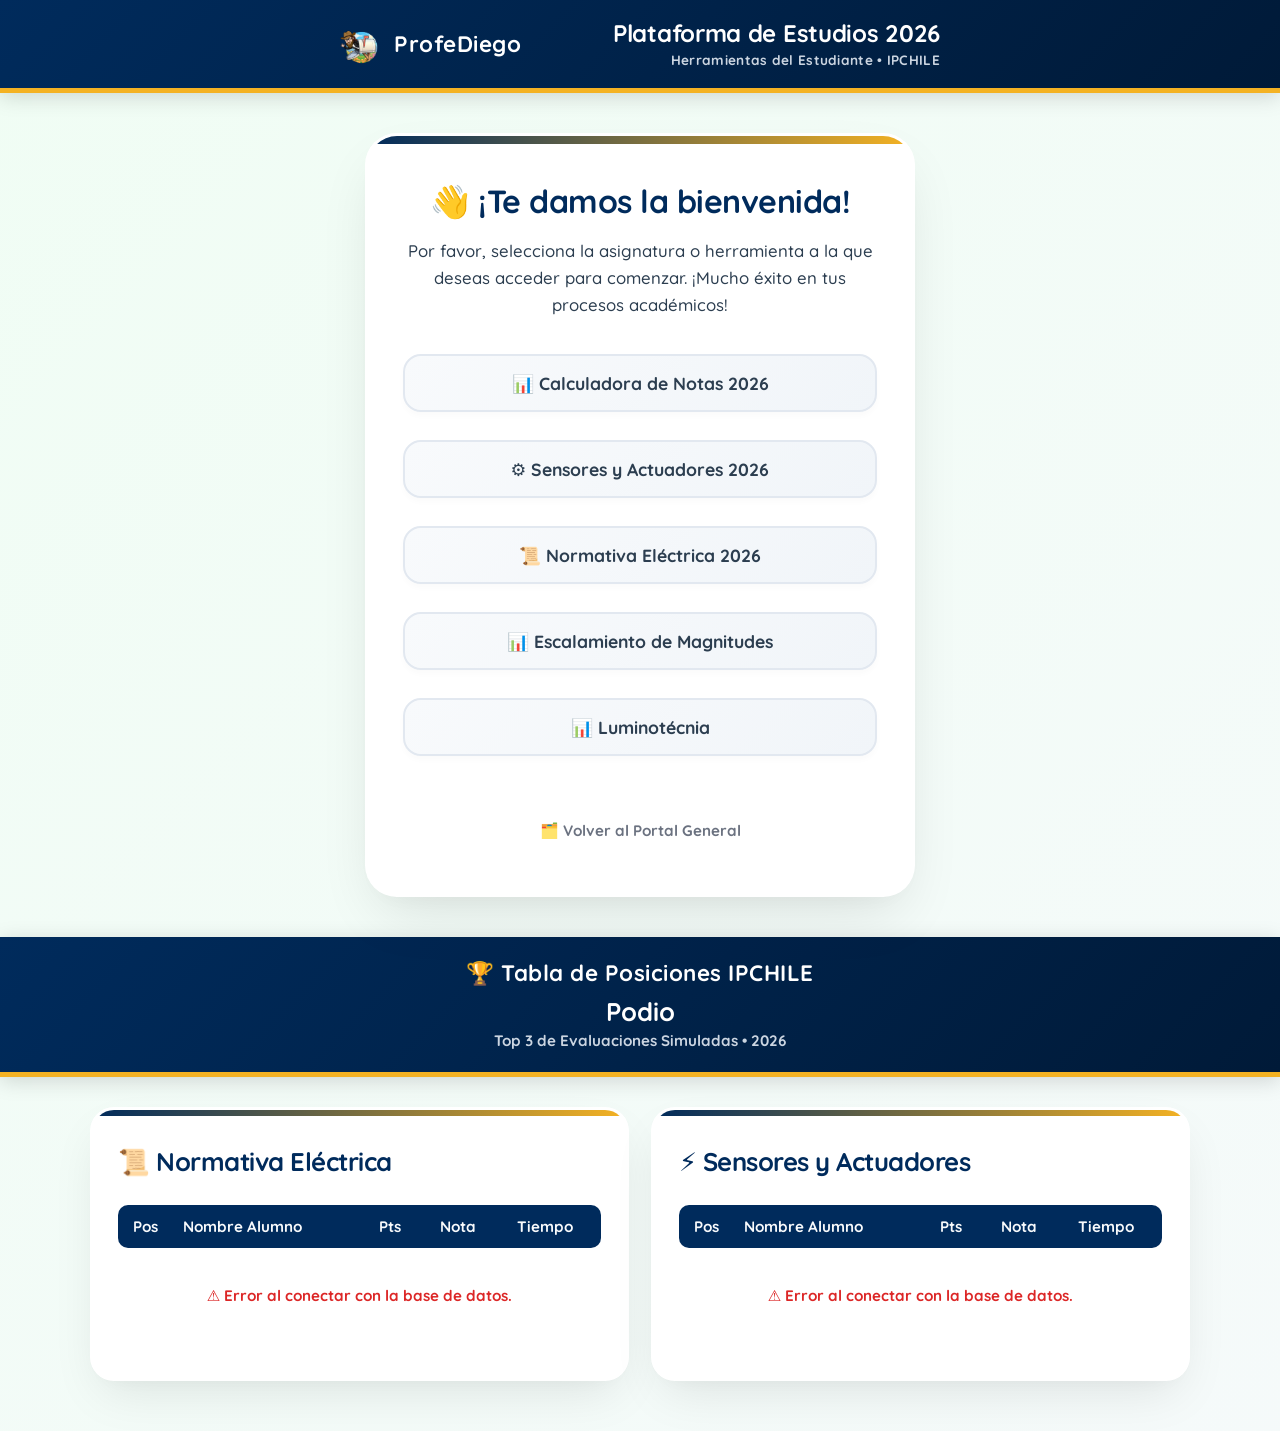
<file: index.html>
<!DOCTYPE html>
<html lang="es">
<head>
    <meta charset="UTF-8">
    <meta name="viewport" content="width=device-width, initial-scale=1.0">
    <title>Evaluaciones 2026 - ProfeDiego</title>

    <!--// NO BORRAR COMENTARIO//
    //AGREGAR A FUTURO ESTE ENLACE: https://www.sec-ric.cl/ //-->
    
    <!-- Fuentes y CSS Global -->
    <link href="https://fonts.googleapis.com/css2?family=Quicksand:wght@500;700;900&display=swap" rel="stylesheet">
    <link rel="stylesheet" href="https://merunaku.github.io/home/styles.css">

    <script>
        // Lógica de enrutamiento automático por coincidencia en URL
        var urlIncorrecta = window.location.href.toLowerCase();
        if (urlIncorrecta.includes("calculadora")) {
            window.location.replace("https://merunaku.github.io/calculadora2026/");
        } else if (urlIncorrecta.includes("instind")) {
            window.location.replace("https://merunaku.github.io/InstInd2026/");
        } else if (urlIncorrecta.includes("normativa")) {
            window.location.replace("https://merunaku.github.io/Normativa2026/");
        }
    </script>
</head>
<body>

    <!-- CABECERA GLOBAL DINÁMICA -->
    <div id="global-header"></div>

    <!-- CONFIGURACIÓN Y NAVEGACIÓN GLOBAL -->
    <script src="https://merunaku.github.io/home/config.js"></script>
    <script src="https://merunaku.github.io/home/header.js"></script>

    <main class="container">
        <div class="card">
            <h2>👋 ¡Te damos la bienvenida!</h2>
            <p>Por favor, selecciona la asignatura o herramienta a la que deseas acceder para comenzar. ¡Mucho éxito en tus procesos académicos!</p>
            
            <div class="options-list">
                <a href="https://merunaku.github.io/calculadora2026/" class="btn-link">
                    📊 Calculadora de Notas 2026
                </a>
                <a href="https://merunaku.github.io/InstInd2026/" class="btn-link">
                    ⚙️ Sensores y Actuadores 2026
                </a>
                <a href="https://merunaku.github.io/Normativa2026/" class="btn-link">
                    📜 Normativa Eléctrica 2026
                </a>
                <a href="https://merunaku.github.io/home/magnitudes.html" class="btn-link">
                    📊 Escalamiento de Magnitudes
                </a>
                <a href="https://merunaku.github.io/luminotecnia/calculadora.html" class="btn-link">
                    📊 Luminotécnia
                </a>
            </div>

            <a href="https://merunaku.github.io/home/index.html" class="btn-home">
                🗂️ Volver al Portal General
            </a>
        </div>
    </main>

    <section class="header-podio">
        <div class="podio-container">
            <div class="podio-title-main">
                <span>🏆 Tabla de Posiciones IPCHILE</span>
            </div>
            <div class="podio-subtitle-layout">
                <h1>Podio</h1>
                <p>Top 3 de Evaluaciones Simuladas &bull; 2026</p>
            </div>
        </div>
    </section>

    <div class="leaderboard-container">
        <div class="leaderboard-grid">
            
            <div class="leaderboard-card">
                <h2>📜 Normativa Eléctrica</h2>
                <table class="leaderboard-table">
                    <thead>
                        <tr>
                            <th style="text-align: center; width: 10%;">Pos</th>
                            <th style="text-align: left; width: 43%;">Nombre Alumno</th>
                            <th style="text-align: center; width: 15%;">Pts</th>
                            <th style="text-align: center; width: 12%;">Nota</th>
                            <th style="text-align: center; width: 25%;">Tiempo</th>
                        </tr>
                    </thead>
                    <tbody id="podio-normativa">
                        <tr>
                            <td colspan="5" class="loading">🔄 Cargando podio de normativa...</td>
                        </tr>
                    </tbody>
                </table>
            </div>

            <div class="leaderboard-card">
                <h2>⚡ Sensores y Actuadores</h2>
                <table class="leaderboard-table">
                    <thead>
                        <tr>
                            <th style="text-align: center; width: 10%;">Pos</th>
                            <th style="text-align: left; width: 43%;">Nombre Alumno</th>
                            <th style="text-align: center; width: 15%;">Pts</th>
                            <th style="text-align: center; width: 12%;">Nota</th>
                            <th style="text-align: center; width: 25%;">Tiempo</th>
                        </tr>
                    </thead>
                    <tbody id="podio-instrumentacion">
                        <tr>
                            <td colspan="5" class="loading">🔄 Cargando podio de instrumentación...</td>
                        </tr>
                    </tbody>
                </table>
            </div>

        </div>
    </div>

    <script>
        window.addEventListener('DOMContentLoaded', async () => {
            if (window.configListo) {
                await window.configListo;
            }

            if (typeof API_UNIFICADA === 'undefined' || !API_UNIFICADA) {
                console.error("API_UNIFICADA no está configurada en config.js.");
                document.getElementById("podio-normativa").innerHTML = `<tr><td colspan="5" class="error-msg">⚠️ Error de configuración global.</td></tr>`;
                document.getElementById("podio-instrumentacion").innerHTML = `<tr><td colspan="5" class="error-msg">⚠️ Error de configuración global.</td></tr>`;
                return;
            }

            renderPodio(`${API_UNIFICADA}?action=getLeaderboard&ramo=norm`, "podio-normativa");
            renderPodio(`${API_UNIFICADA}?action=getLeaderboard&ramo=instind`, "podio-instrumentacion");
        });

        function escapeHTML(str) {
            return (str ?? '').toString().replace(/&/g, '&amp;').replace(/</g, '&lt;').replace(/>/g, '&gt;').replace(/"/g, '&quot;');
        }

        function convertirTiempoASegundos(tiempoStr) {
            if (!tiempoStr) return 999999;
            const limpio = String(tiempoStr).trim();
            const partes = limpio.split(':').map(p => parseInt(p, 10) || 0);

            if (partes.length === 3) {
                return (partes[0] * 3600) + (partes[1] * 60) + partes[2];
            } else if (partes.length === 2) {
                return (partes[0] * 60) + partes[1];
            } else if (partes.length === 1) {
                return partes[0];
            }
            return 999999;
        }

        async function renderPodio(url, elementId) {
            const container = document.getElementById(elementId);
            try {
                const response = await fetch(url);
                if (!response.ok) throw new Error("Error de red");
                
                const data = await response.json();
                container.innerHTML = "";

                if (!data || data.length === 0) {
                    container.innerHTML = `<tr><td colspan="5" class="loading">No hay registros aún.</td></tr>`;
                    return;
                }

                data.sort((a, b) => {
                    const ptsA = parseFloat(String(a.puntaje ?? a.nota ?? 0).replace(',', '.')) || 0;
                    const ptsB = parseFloat(String(b.puntaje ?? b.nota ?? 0).replace(',', '.')) || 0;

                    if (ptsB !== ptsA) {
                        return ptsB - ptsA;
                    }

                    const tiempoA = convertirTiempoASegundos(a.tiempo);
                    const tiempoB = convertirTiempoASegundos(b.tiempo);

                    return tiempoA - tiempoB;
                });

                const top3 = data.slice(0, 3);

                top3.forEach((alumno, index) => {
                    let posicion = "";
                    if (index === 0) posicion = "🥇";
                    else if (index === 1) posicion = "🥈";
                    else if (index === 2) posicion = "🥉";

                    const fila = document.createElement('tr');
                    fila.className = "leaderboard-row";
                    
                    const notaNumerica = parseFloat(String(alumno.nota || 0).replace(',', '.')) || 0;
                    const colorNota = notaNumerica >= 4.0 ? 'var(--success-color)' : 'var(--error-color)';

                    fila.innerHTML = `
                        <td style="text-align: center; font-weight: 900; font-size: 1.25rem;">${posicion}</td>
                        <td style="color: var(--text-color); font-weight: 700;">${escapeHTML(alumno.nombre || 'Anónimo')}</td>
                        <td style="text-align: center; font-weight: 900; color: #2563eb;">${escapeHTML(alumno.puntaje ?? 0)}</td>
                        <td style="text-align: center; font-weight: 900; color: ${colorNota};">${escapeHTML(alumno.nota ?? '1.0')}</td>
                        <td style="text-align: center; color: #64748b; font-size: 0.85rem; font-weight: 700;">⏱️ ${escapeHTML(alumno.tiempo || 'N/A')}</td>
                    `;
                    container.appendChild(fila);
                });

            } catch (err) {
                console.error("Error al procesar el podio:", err);
                container.innerHTML = `<tr><td colspan="5" class="error-msg">⚠️ Error al conectar con la base de datos.</td></tr>`;
            }
        }
    </script>
</body>
</html>
</file>
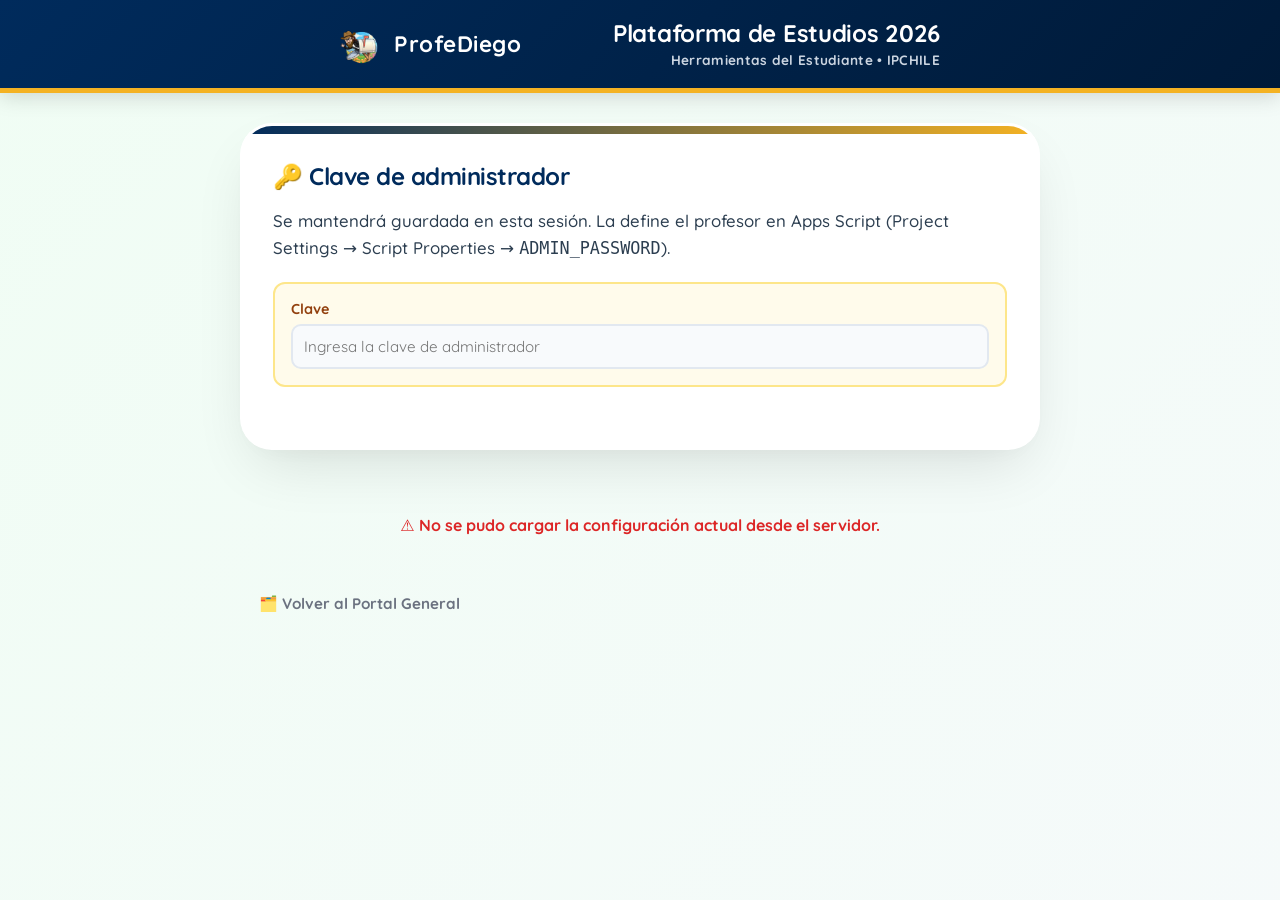
<file: admin.html>
<!DOCTYPE html>
<html lang="es">
<head>
    <meta charset="UTF-8">
    <meta name="viewport" content="width=device-width, initial-scale=1.0">
    <title>Panel de Configuración 2026 - ProfeDiego</title>
    <link href="https://fonts.googleapis.com/css2?family=Quicksand:wght@500;700;900&display=swap" rel="stylesheet">
    <link rel="stylesheet" href="styles.css">
    <style>
        .admin-container {
            width: 95%;
            max-width: 800px;
            margin: 30px auto 60px auto;
        }
        .admin-card {
            max-width: 100%;
            padding: 35px 30px;
            text-align: left;
            margin-bottom: 25px;
        }
        .admin-card h2 { text-align: left; font-size: 1.5rem; }
        .admin-card > p { margin-bottom: 20px; }

        .form-group { margin-bottom: 16px; }
        .form-group label {
            display: block;
            font-weight: 700;
            margin-bottom: 6px;
            color: var(--primary-color);
            font-size: 0.9rem;
        }
        .form-group input[type=text],
        .form-group input[type=number],
        .form-group input[type=url],
        .form-group input[type=password] {
            width: 100%;
            padding: 11px;
            border: 2px solid #e2e8f0;
            border-radius: 10px;
            font-family: inherit;
            font-size: 0.95rem;
            box-sizing: border-box;
            background-color: #f8fafc;
        }
        .form-group input:focus { border-color: var(--secondary-color); outline: none; background: #fff; }

        .row-flex {
            display: flex;
            gap: 10px;
            align-items: center;
        }
        .row-flex input[type=text] { flex: 1; }

        .color-row {
            display: flex;
            align-items: center;
            gap: 10px;
        }
        .color-row input[type=color] {
            width: 46px; height: 40px; border: none; border-radius: 8px; cursor: pointer; flex-shrink: 0;
        }
        .color-row input[type=text] {
            flex: 1; padding: 10px; border: 2px solid #e2e8f0; border-radius: 8px;
            font-family: 'Courier New', monospace; text-transform: uppercase;
        }

        .header-row {
            display: flex; gap: 10px; align-items: center; margin-bottom: 10px;
        }
        .header-row input[type=text] {
            padding: 10px; border: 2px solid #e2e8f0; border-radius: 8px; font-family: inherit;
        }
        .header-row .campo-ramo { width: 140px; font-weight: 700; }
        .header-row .campo-titulo { flex: 1; }

        .btn-quitar {
            background: #fee2e2; color: #b91c1c; border: none; border-radius: 8px;
            width: 36px; height: 36px; cursor: pointer; font-weight: 900; flex-shrink: 0;
        }
        .btn-quitar:hover { background: #fca5a5; }

        .btn-secundario {
            background: #f1f5f9; color: var(--primary-color); border: 2px dashed #cbd5e1;
            padding: 10px 16px; border-radius: 10px; cursor: pointer; font-weight: 700;
            font-family: inherit; margin-top: 6px;
        }
        .btn-secundario:hover { background: #e2e8f0; }

        .btn-guardar {
            width: 100%;
            background: linear-gradient(135deg, var(--primary-color) 0%, var(--primary-dark) 100%);
            color: white; border: none; padding: 14px; border-radius: 12px;
            font-size: 1rem; font-weight: 700; cursor: pointer; margin-top: 18px;
        }
        .btn-guardar:hover { opacity: 0.92; }
        .btn-guardar:disabled { background: #cbd5e1; cursor: not-allowed; }

        .estado-msg {
            margin-top: 12px; font-weight: 700; font-size: 0.9rem; min-height: 1.2em;
        }
        .estado-msg.ok { color: var(--success-color); }
        .estado-msg.error { color: var(--error-color); }

        .clave-box {
            background: #fffbeb; border: 2px solid #fde68a; border-radius: 12px;
            padding: 16px; margin-bottom: 25px;
        }
        .clave-box label { color: #92400e; }

        .cargando { text-align: center; padding: 40px; color: #64748b; font-weight: 700; }
    </style>
</head>
<body>

    <div id="global-header"></div>

    <script src="config.js"></script>
    <script src="header.js"></script>

    <main class="admin-container">

        <div class="card admin-card">
            <h2>🔑 Clave de administrador</h2>
            <p>Se mantendrá guardada en esta sesión. La define el profesor en Apps Script (Project Settings → Script Properties → <code>ADMIN_PASSWORD</code>).</p>
            <div class="clave-box">
                <div class="form-group" style="margin-bottom:0;">
                    <label>Clave</label>
                    <input type="password" id="claveAdmin" placeholder="Ingresa la clave de administrador">
                </div>
            </div>
        </div>

        <div id="zonaCargando" class="cargando">🔄 Cargando configuración actual desde Google Sheets...</div>

        <div id="zonaFormularios" style="display:none;">

            <!-- CONFIGURACIÓN GENERAL -->
            <div class="card admin-card">
                <h2>⚙️ Configuración General</h2>
                <p>Valores de la pestaña <b>config</b> del Sheet Unificado.</p>
                <div id="camposConfig"></div>
                <button type="button" class="btn-secundario" onclick="agregarCampoConfig()">➕ Agregar nueva clave</button>
                <button type="button" class="btn-guardar" onclick="guardarConfig()">💾 Guardar Configuración</button>
                <div class="estado-msg" id="estadoConfig"></div>
            </div>

            <!-- PALETA DE COLORES -->
            <div class="card admin-card">
                <h2>🎨 Paleta de Colores</h2>
                <p>Valores de la pestaña <b>styles</b> del Sheet Unificado.</p>
                <div id="camposEstilos"></div>
                <button type="button" class="btn-guardar" onclick="guardarEstilos()">💾 Guardar Colores</button>
                <div class="estado-msg" id="estadoEstilos"></div>
            </div>

            <!-- TÍTULOS POR MATERIA -->
            <div class="card admin-card">
                <h2>🏷️ Títulos por Materia</h2>
                <p>Valores de la pestaña <b>header</b> del Sheet Unificado. El ramo debe coincidir con la URL (ej: <code>instind</code>, <code>norm</code>) y <code>default</code> es el título de respaldo.</p>
                <div id="camposHeader"></div>
                <button type="button" class="btn-secundario" onclick="agregarFilaHeader()">➕ Agregar materia</button>
                <button type="button" class="btn-guardar" onclick="guardarHeader()">💾 Guardar Títulos</button>
                <div class="estado-msg" id="estadoHeader"></div>
            </div>

        </div>

        <a href="index.html" class="btn-home" style="margin-top:10px;">🗂️ Volver al Portal General</a>
    </main>

    <script>
        const CLAVES_COLOR = ['PRIMARY_COLOR', 'PRIMARY_DARK', 'SECONDARY_COLOR', 'BG_COLOR', 'CARD_BG', 'TEXT_COLOR', 'SUCCESS_COLOR', 'ERROR_COLOR'];

        let datosConfig = {};
        let datosEstilos = {};
        let datosHeader = [];

        window.addEventListener('DOMContentLoaded', async () => {
            // Recuperar clave previa si existía en la sesión
            const claveGuardada = sessionStorage.getItem('admin_pass');
            if (claveGuardada) {
                document.getElementById('claveAdmin').value = claveGuardada;
            }

            document.getElementById('claveAdmin').addEventListener('input', (e) => {
                sessionStorage.setItem('admin_pass', e.target.value);
            });

            if (window.configListo) await window.configListo;

            try {
                const respuesta = await fetch(API_UNIFICADA + "?action=getBootstrap");
                const datos = await respuesta.json();

                datosConfig = datos.config || {};
                datosEstilos = datos.estilos || {};
                datosHeader = Array.isArray(datos.header) ? datos.header : [];

                renderizarConfig();
                renderizarEstilos();
                renderizarHeader();

                document.getElementById('zonaCargando').style.display = 'none';
                document.getElementById('zonaFormularios').style.display = 'block';
            } catch (error) {
                console.error(error);
                document.getElementById('zonaCargando').innerHTML =
                    '<span style="color:var(--error-color);">⚠️ No se pudo cargar la configuración actual desde el servidor.</span>';
            }
        });

        function escapeHTML(str) {
            return (str ?? '').toString().replace(/&/g, '&amp;').replace(/"/g, '&quot;');
        }

        // ---------------------- CONFIG ----------------------
        function renderizarConfig() {
            const cont = document.getElementById('camposConfig');
            cont.innerHTML = '';
            Object.keys(datosConfig).forEach(clave => filaConfig(clave, datosConfig[clave]));
        }

        function filaConfig(clave, valor) {
            const cont = document.getElementById('camposConfig');
            const div = document.createElement('div');
            div.className = 'form-group';
            div.dataset.clave = clave;
            div.innerHTML = `
                <label>${escapeHTML(clave)}</label>
                <div class="row-flex">
                    <input type="text" value="${escapeHTML(valor)}">
                    <button type="button" class="btn-quitar" onclick="this.closest('.form-group').remove()">✕</button>
                </div>`;
            cont.appendChild(div);
        }

        function agregarCampoConfig() {
            const clave = prompt('Nombre de la nueva clave (ej: CANTIDAD_RANKING):');
            if (!clave) return;
            filaConfig(clave.trim().toUpperCase(), '');
        }

        async function guardarConfig() {
            const datos = {};
            document.querySelectorAll('#camposConfig .form-group').forEach(div => {
                datos[div.dataset.clave] = div.querySelector('input[type=text]').value;
            });
            await enviarAdmin('setConfig', datos, 'estadoConfig');
        }

        // ---------------------- ESTILOS ----------------------
        function renderizarEstilos() {
            const cont = document.getElementById('camposEstilos');
            cont.innerHTML = '';

            CLAVES_COLOR.forEach(clave => {
                if (datosEstilos.hasOwnProperty(clave)) filaEstiloColor(clave, datosEstilos[clave]);
            });
            Object.keys(datosEstilos).forEach(clave => {
                if (!CLAVES_COLOR.includes(clave)) filaEstiloTexto(clave, datosEstilos[clave]);
            });
        }

        function filaEstiloColor(clave, valorHex) {
            const cont = document.getElementById('camposEstilos');
            const hex = /^#[0-9A-Fa-f]{6}$/.test(valorHex) ? valorHex : '#000000';
            const div = document.createElement('div');
            div.className = 'form-group';
            div.dataset.clave = clave;
            div.innerHTML = `
                <label>${escapeHTML(clave)}</label>
                <div class="color-row">
                    <input type="color" value="${hex}">
                    <input type="text" value="${hex.toUpperCase()}" maxlength="7">
                </div>`;
            const inputs = div.querySelectorAll('input');
            const colorInput = inputs[0];
            const textInput = inputs[1];
            colorInput.addEventListener('input', () => textInput.value = colorInput.value.toUpperCase());
            textInput.addEventListener('input', () => {
                if (/^#[0-9A-Fa-f]{6}$/.test(textInput.value)) colorInput.value = textInput.value;
            });
            cont.appendChild(div);
        }

        function filaEstiloTexto(clave, valor) {
            const cont = document.getElementById('camposEstilos');
            const div = document.createElement('div');
            div.className = 'form-group';
            div.dataset.clave = clave;
            div.innerHTML = `<label>${escapeHTML(clave)}</label><input type="text" value="${escapeHTML(valor)}">`;
            cont.appendChild(div);
        }

        async function guardarEstilos() {
            const datos = {};
            document.querySelectorAll('#camposEstilos .form-group').forEach(div => {
                const inputs = div.querySelectorAll('input');
                const input = inputs.length > 1 ? inputs[1] : inputs[0];
                datos[div.dataset.clave] = input.value;
            });
            await enviarAdmin('setStyles', datos, 'estadoEstilos');
        }

        // ---------------------- HEADER ----------------------
        function renderizarHeader() {
            const cont = document.getElementById('camposHeader');
            cont.innerHTML = '';
            datosHeader.forEach(fila => filaHeader(fila.ramo, fila.titulo));
        }

        function filaHeader(ramo, titulo) {
            const cont = document.getElementById('camposHeader');
            const div = document.createElement('div');
            div.className = 'header-row';
            div.innerHTML = `
                <input type="text" class="campo-ramo" placeholder="ramo" value="${escapeHTML(ramo)}">
                <input type="text" class="campo-titulo" placeholder="Título a mostrar" value="${escapeHTML(titulo)}">
                <button type="button" class="btn-quitar" onclick="this.parentElement.remove()">✕</button>`;
            cont.appendChild(div);
        }

        function agregarFilaHeader() {
            filaHeader('', '');
        }

        async function guardarHeader() {
            const filas = [];
            document.querySelectorAll('#camposHeader .header-row').forEach(div => {
                const ramo = div.querySelector('.campo-ramo').value.trim();
                const titulo = div.querySelector('.campo-titulo').value.trim();
                if (ramo) filas.push({ ramo, titulo });
            });
            await enviarAdmin('setHeader', filas, 'estadoHeader');
        }

        // ---------------------- ENVÍO ADMINISTRATIVO ----------------------
        async function enviarAdmin(accion, datos, idEstado) {
            const estadoEl = document.getElementById(idEstado);
            const clave = document.getElementById('claveAdmin').value;

            if (!clave) {
                estadoEl.className = 'estado-msg error';
                estadoEl.innerText = '⚠️ Ingresa la clave de administrador arriba antes de guardar.';
                return;
            }

            estadoEl.className = 'estado-msg';
            estadoEl.innerText = 'Guardando cambios...';

            const payload = { tipo: 'admin', accion, clave, datos };

            try {
                const respuesta = await fetch(API_UNIFICADA, {
                    method: 'POST',
                    headers: { 'Content-Type': 'text/plain' },
                    body: JSON.stringify(payload)
                });
                const json = await respuesta.json();

                if (json.ok) {
                    estadoEl.className = 'estado-msg ok';
                    estadoEl.innerText = '✅ Cambios guardados correctamente en Google Sheets.';
                } else {
                    estadoEl.className = 'estado-msg error';
                    estadoEl.innerText = '❌ Error: ' + (json.error || 'No se pudieron guardar los cambios.');
                }
            } catch (error) {
                console.error(error);
                estadoEl.className = 'estado-msg error';
                estadoEl.innerText = '❌ Error de conexión al guardar.';
            }
        }
    </script>
</body>
</html>
</file>
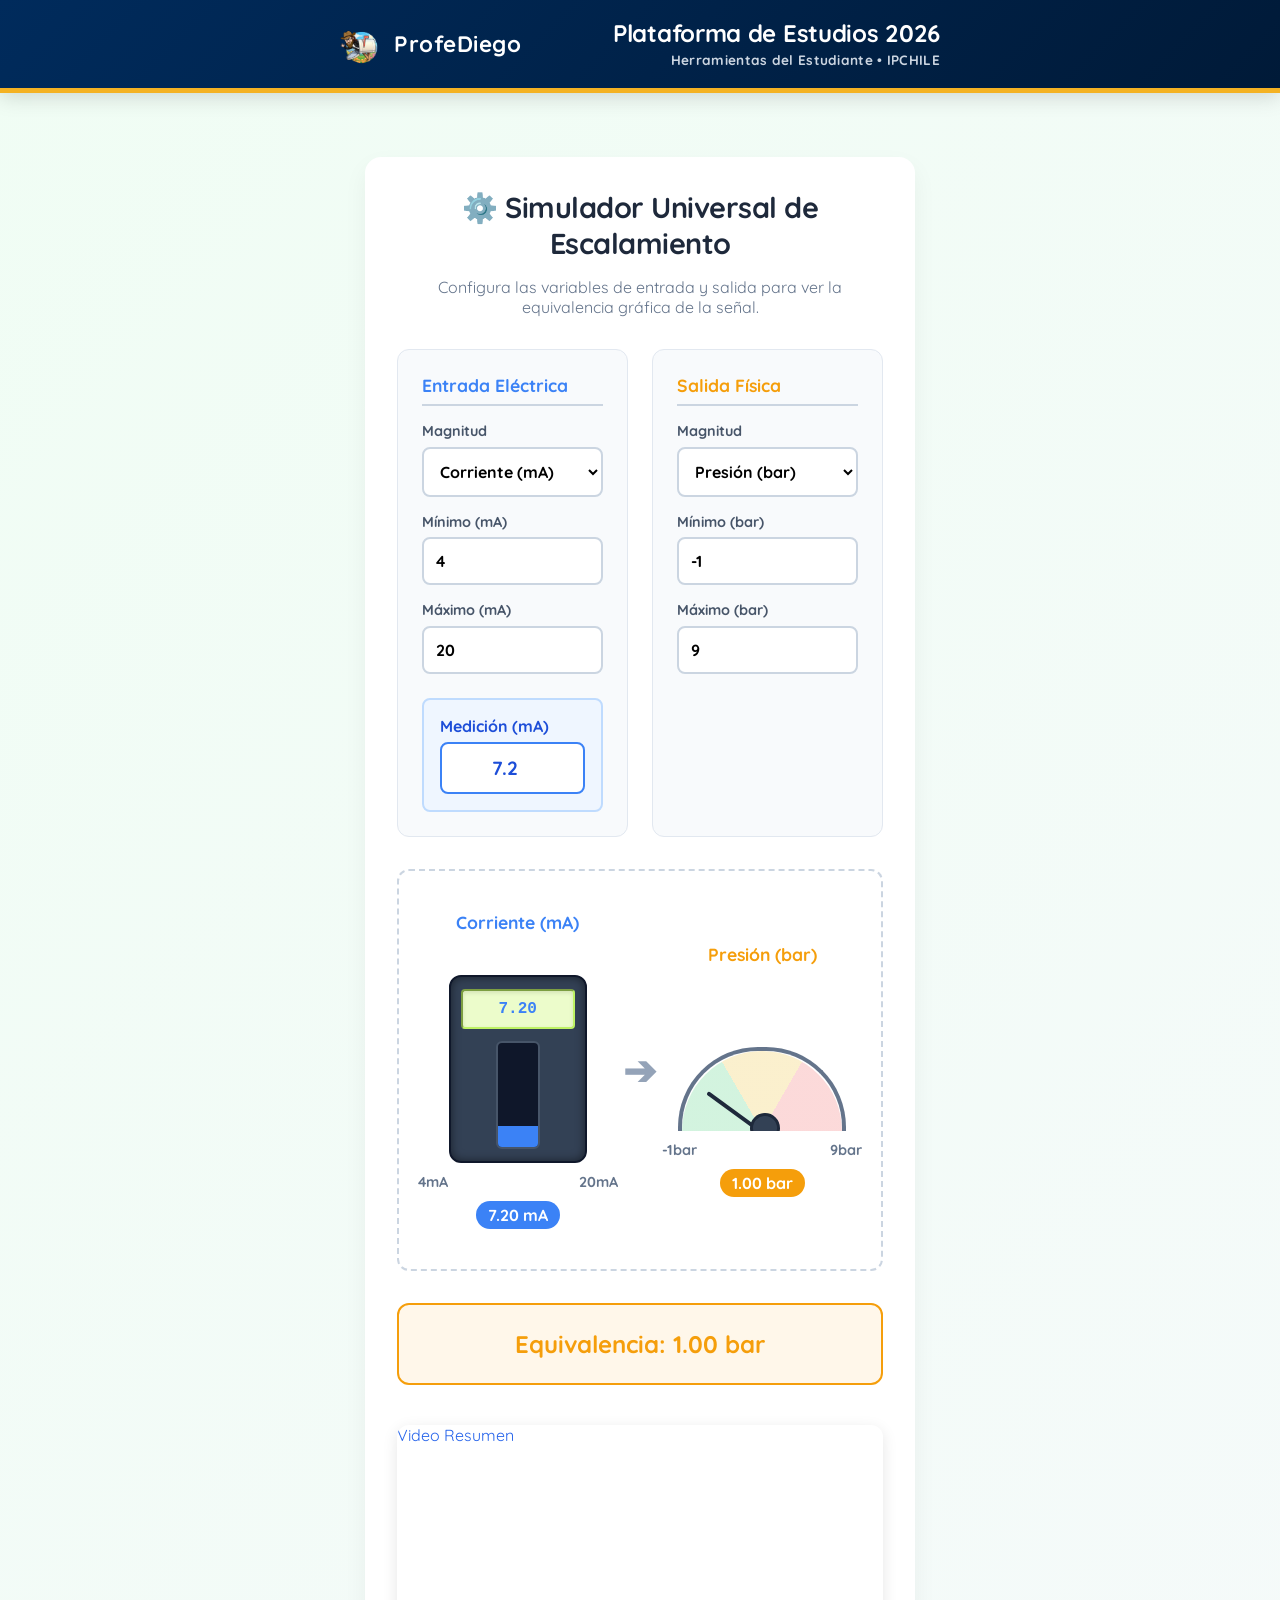
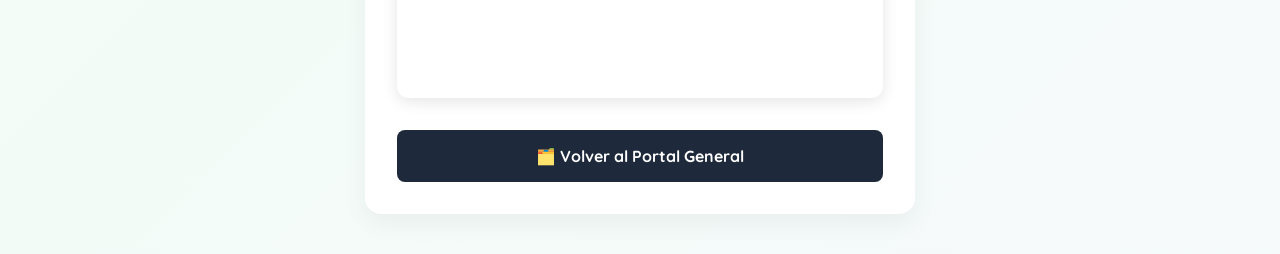
<file: magnitudes.html>
<!DOCTYPE html>
<html lang="es">
<head>
    <meta charset="UTF-8">
    <meta name="viewport" content="width=device-width, initial-scale=1.0">
    <title>Simulador de Calibración 2026 - ProfeDiego</title>
    
    <!-- Fuentes -->
    <link href="https://fonts.googleapis.com/css2?family=Quicksand:wght@500;700;900&display=swap" rel="stylesheet">
    
    <!-- CSS Institucional -->
    <link rel="stylesheet" href="styles.css">

    <style>
        /* Estilos Base del Simulador */
        .simulador-wrapper {
            font-family: 'Quicksand', sans-serif;
            color: #1e293b;
        }

        .sim-card {
            background: #ffffff;
            padding: 2rem;
            border-radius: 16px;
            box-shadow: 0 10px 25px rgba(0,0,0,0.05);
            margin-top: 1.5rem;
        }

        .sim-title {
            text-align: center;
            font-weight: 900;
            font-size: 1.8rem;
            margin-bottom: 0.5rem;
            color: #1e293b;
        }

        .sim-subtitle {
            text-align: center;
            color: #64748b;
            margin-bottom: 2rem;
        }

        /* Controles de Selección y Entrada */
        .config-grid {
            display: grid;
            /* La magia para que ambas columnas sean exactamente iguales */
            grid-template-columns: repeat(2, minmax(0, 1fr)); 
            gap: 1.5rem;
            margin: 0 auto 2rem auto;
            max-width: 900px; /* Centra y evita que se estire demasiado en PC */
        }
        
        @media (max-width: 768px) {
            .config-grid { grid-template-columns: 1fr; }
        }

        .config-panel {
            background: #f8fafc;
            padding: 1.5rem;
            border-radius: 12px;
            border: 1px solid #e2e8f0;
            width: 100%;
            box-sizing: border-box;
        }

        .config-panel-title {
            font-weight: 900;
            font-size: 1.1rem;
            margin-bottom: 1rem;
            padding-bottom: 0.5rem;
            border-bottom: 2px solid #cbd5e1;
        }

        .input-group {
            display: flex;
            flex-direction: column;
            margin-bottom: 1rem;
        }

        .input-group:last-child { margin-bottom: 0; }

        .input-group label {
            font-weight: 700;
            margin-bottom: 0.4rem;
            font-size: 0.9rem;
            color: #475569;
        }

        .input-group input, .input-group select {
            padding: 0.75rem;
            border: 2px solid #cbd5e1;
            border-radius: 8px;
            font-family: inherit;
            font-weight: 700;
            font-size: 1rem;
            background: #fff;
            transition: border-color 0.2s;
            width: 100%;
            box-sizing: border-box;
        }

        .input-group input:focus, .input-group select:focus {
            outline: none;
            border-color: #2563eb;
        }

        .highlight-input {
            margin-top: 1.5rem;
            background: #eff6ff;
            padding: 1rem;
            border-radius: 8px;
            border: 2px solid #bfdbfe;
        }

        .highlight-input label { color: #1d4ed8; font-size: 1rem; }
        .highlight-input input { border-color: #3b82f6; font-size: 1.2rem; text-align: center; color: #1d4ed8; }

        /* Contenedor Visual */
        .visual-container {
            display: flex;
            justify-content: space-around;
            align-items: center;
            padding: 2.5rem 1rem;
            background: #ffffff;
            border: 2px dashed #cbd5e1;
            border-radius: 12px;
            margin-bottom: 2rem;
            position: relative;
            min-height: 250px;
        }

        .instrument-wrapper {
            display: flex;
            flex-direction: column;
            align-items: center;
            width: 200px;
            position: relative;
        }

        .instrument-title {
            font-weight: 900;
            margin-bottom: 1.5rem;
            text-align: center;
            font-size: 1.1rem;
            height: 40px;
        }

        .connection-arrow {
            font-size: 2.5rem;
            color: #94a3b8;
            font-weight: 900;
        }

        /* --- Estilos de los Instrumentos --- */
        
        /* 1. Tanque (Nivel/Volumen) */
        .inst-tank { display: none; }
        .tank-body { width: 80px; height: 160px; border: 4px solid #64748b; border-top: none; border-radius: 0 0 12px 12px; position: relative; background: rgba(241, 245, 249, 0.5); overflow: hidden; margin: 0 auto; }
        .tank-fill { position: absolute; bottom: 0; left: 0; width: 100%; transition: height 0.5s cubic-bezier(0.4, 0, 0.2, 1), background 0.3s; }
        .tank-body::before { content:''; position:absolute; top:25%; left:0; width:10px; height:2px; background:#64748b; box-shadow: 0 40px 0 #64748b, 0 80px 0 #64748b; z-index:5; }
        
        /* 2. Termómetro (Temperatura) */
        .inst-thermo { display: none; flex-direction: column; align-items: center; }
        .thermo-body { width: 24px; height: 140px; background: #f8fafc; border: 4px solid #64748b; border-bottom: none; border-radius: 12px 12px 0 0; position: relative; z-index: 1; overflow: hidden; }
        .thermo-fill { position: absolute; bottom: 0; left: 0; width: 100%; transition: height 0.5s cubic-bezier(0.4, 0, 0.2, 1), background 0.3s; }
        .thermo-bulb { width: 44px; height: 44px; border-radius: 50%; border: 4px solid #64748b; position: relative; margin-top: -8px; z-index: 2; transition: background 0.3s; }
        .thermo-body::after { content:''; position:absolute; top:10%; right:0; width:6px; height:2px; background:#64748b; box-shadow: 0 25px 0 #64748b, 0 50px 0 #64748b, 0 75px 0 #64748b, 0 100px 0 #64748b; z-index:5; }

        /* 3. Manómetro (Presión/Humedad) */
        .inst-gauge { display: none; flex-direction: column; align-items: center; margin-top: 40px; }
        .gauge-body { width: 160px; height: 80px; border: 4px solid #64748b; border-bottom: none; border-radius: 80px 80px 0 0; position: relative; overflow: hidden; background: #ffffff; }
        .gauge-bg { position: absolute; top: 0; left: 0; width: 100%; height: 200%; border-radius: 50%; background: conic-gradient(from 270deg, #22c55e 0deg, #22c55e 60deg, #eab308 60deg, #eab308 120deg, #ef4444 120deg, #ef4444 180deg); opacity: 0.2; }
        .gauge-needle { width: 4px; height: 65px; background: #1e293b; position: absolute; bottom: 0; left: 50%; transform-origin: bottom center; margin-left: -2px; transition: transform 0.5s cubic-bezier(0.4, 0, 0.2, 1); border-radius: 4px 4px 0 0; z-index: 5; }
        .gauge-center { width: 24px; height: 24px; background: #334155; border-radius: 50%; position: absolute; bottom: -12px; left: 50%; margin-left: -12px; z-index: 6; border: 3px solid #1e293b; }

        /* 4. Digital/Multímetro (Corriente, Voltaje, etc.) */
        .inst-digital { display: none; }
        .digital-body { width: 110px; height: 160px; background: #334155; border-radius: 12px; padding: 12px; display: flex; flex-direction: column; align-items: center; border: 2px solid #0f172a; box-shadow: inset 0 0 10px rgba(0,0,0,0.5); margin: 0 auto; }
        .digital-screen { width: 100%; height: 36px; background: #ecfccb; border: inset 2px #bef264; border-radius: 4px; display: flex; align-items: center; justify-content: center; font-family: 'Courier New', monospace; font-weight: bold; font-size: 1rem; color: #166534; margin-bottom: 12px; box-shadow: inset 0 2px 4px rgba(0,0,0,0.1); }
        .digital-bar-container { width: 40px; flex-grow: 1; background: #0f172a; border-radius: 6px; position: relative; overflow: hidden; border: 2px solid #475569; }
        .digital-fill { position: absolute; bottom: 0; left: 0; width: 100%; transition: height 0.5s cubic-bezier(0.4, 0, 0.2, 1), background 0.3s; }

        /* Etiquetas del Instrumento */
        .inst-labels {
            width: 100%;
            display: flex;
            justify-content: space-between;
            margin-top: 10px;
            font-weight: 700;
            font-size: 0.9rem;
            color: #64748b;
        }

        .label-current {
            background: #1e293b;
            color: white;
            padding: 4px 12px;
            border-radius: 20px;
            font-weight: 900;
            font-size: 1rem;
            margin-top: 10px;
            transition: background 0.3s;
        }

        /* Resultado Final */
        .result-box {
            text-align: center;
            padding: 1.5rem;
            background: #dcfce7;
            border: 2px solid #bbf7d0;
            border-radius: 12px;
            font-size: 1.5rem;
            font-weight: 900;
            color: #166534;
        }

        /* Estilos Video */
        .video-container {
            position: relative;
            padding-bottom: 56.25%; /* Relación de aspecto 16:9 */
            height: 0;
            overflow: hidden;
            width: 100%;
            max-width: 800px; /* Ancho máximo para que no sea inmenso en PC */
            margin: 2.5rem auto 1rem auto;
            border-radius: 12px;
            box-shadow: 0 4px 15px rgba(0,0,0,0.1);
        }

        .video-container iframe {
            position: absolute;
            top: 0;
            left: 0;
            width: 100%;
            height: 100%;
            border: none;
        }

        .btn-home-custom {
            display: block;
            text-align: center;
            margin-top: 2rem;
            padding: 1rem;
            background: #1e293b;
            color: white;
            text-decoration: none;
            border-radius: 8px;
            font-weight: 700;
            transition: background 0.3s;
        }
        .btn-home-custom:hover { background: #334155; }

        @media (max-width: 600px) {
            .visual-container { flex-direction: column; gap: 3rem; }
            .connection-arrow { transform: rotate(90deg); margin: 1rem 0; }
        }
    </style>

    <!-- Scripts Institucionales -->
    <script>
        var urlIncorrecta = window.location.href.toLowerCase();
        if (urlIncorrecta.includes("calculadora")) {
            window.location.replace("https://merunaku.github.io/calculadora2026/");
        }
        else if (urlIncorrecta.includes("instind")) {
            window.location.replace("https://merunaku.github.io/InstInd2026/");
        } 
        else if (urlIncorrecta.includes("normativa")) {
            window.location.replace("https://merunaku.github.io/Normativa2026/");
        }
    </script>
</head>
<body>

    <!-- Header Institucional -->
    <div id="global-header"></div>
    <script src="config.js"></script>
    <script src="header.js"></script>

    <main class="container simulador-wrapper">
        <div class="sim-card">
            <h2 class="sim-title">⚙️ Simulador Universal de Escalamiento</h2>
            <p class="sim-subtitle">Configura las variables de entrada y salida para ver la equivalencia gráfica de la señal.</p>
            
            <!-- Panel de Configuración -->
            <div class="config-grid">
                <!-- Panel de Entrada -->
                <div class="config-panel">
                    <div class="config-panel-title" id="title_in" style="color: #2563eb;">Entrada Eléctrica</div>
                    <div class="input-group">
                        <label>Magnitud</label>
                        <select id="sel_in">
                            <option value="corriente" selected>Corriente (mA)</option>
                            <option value="voltaje">Voltaje (V)</option>
                            <option value="frecuencia">Frecuencia (Hz)</option>
                            <option value="temperatura">Temperatura (°C)</option>
                            <option value="presion">Presión (bar)</option>
                            <option value="nivel">Nivel/Volumen (L)</option>
                            <option value="humedad">Humedad (%)</option>
                            <option value="peso">Peso (kg)</option>
                        </select>
                    </div>
                    <div class="input-group">
                        <label id="lbl_in_min">Mínimo</label>
                        <input type="number" id="val_in_min" value="4" step="0.1">
                    </div>
                    <div class="input-group">
                        <label id="lbl_in_max">Máximo</label>
                        <input type="number" id="val_in_max" value="20" step="0.1">
                    </div>
                    
                    <div class="input-group highlight-input">
                        <label id="lbl_in_current">Lectura Actual</label>
                        <input type="number" id="val_in_current" value="7.2" step="0.1">
                    </div>
                </div>

                <!-- Panel de Salida -->
                <div class="config-panel">
                    <div class="config-panel-title" id="title_out" style="color: #059669;">Salida Física</div>
                    <div class="input-group">
                        <label>Magnitud</label>
                        <select id="sel_out">
                            <option value="corriente">Corriente (mA)</option>
                            <option value="voltaje">Voltaje (V)</option>
                            <option value="frecuencia">Frecuencia (Hz)</option>
                            <option value="temperatura">Temperatura (°C)</option>
                            <option value="presion" selected>Presión (bar)</option>
                            <option value="nivel">Nivel/Volumen (L)</option>
                            <option value="humedad">Humedad (%)</option>
                            <option value="peso">Peso (kg)</option>
                        </select>
                    </div>
                    <div class="input-group">
                        <label id="lbl_out_min">Mínimo</label>
                        <input type="number" id="val_out_min" value="-1" step="0.1">
                    </div>
                    <div class="input-group">
                        <label id="lbl_out_max">Máximo</label>
                        <input type="number" id="val_out_max" value="9" step="0.1">
                    </div>
                </div>
            </div>

            <!-- Representación Visual Dinámica -->
            <div class="visual-container">
                
                <!-- Instrumento IN -->
                <div class="instrument-wrapper">
                    <div class="instrument-title" id="name_in" style="color: #2563eb;">Corriente (mA)</div>
                    
                    <!-- Formas -->
                    <div class="inst-tank" id="in_tank"><div class="tank-body"><div class="tank-fill" id="fill_in_tank"></div></div></div>
                    <div class="inst-thermo" id="in_thermo"><div class="thermo-body"><div class="thermo-fill" id="fill_in_thermo"></div></div><div class="thermo-bulb" id="bulb_in_thermo"></div></div>
                    <div class="inst-gauge" id="in_gauge"><div class="gauge-body"><div class="gauge-bg"></div><div class="gauge-needle" id="needle_in_gauge"></div><div class="gauge-center"></div></div></div>
                    <div class="inst-digital" id="in_digital"><div class="digital-body"><div class="digital-screen" id="screen_in_digital">0.0</div><div class="digital-bar-container"><div class="digital-fill" id="fill_in_digital"></div></div></div></div>
                    
                    <!-- Labels -->
                    <div class="inst-labels">
                        <span id="txt_in_min">0</span>
                        <span id="txt_in_max">100</span>
                    </div>
                    <div class="label-current" id="badge_in" style="background: #2563eb;">0.00</div>
                </div>

                <div class="connection-arrow">➔</div>

                <!-- Instrumento OUT -->
                <div class="instrument-wrapper">
                    <div class="instrument-title" id="name_out" style="color: #059669;">Presión (bar)</div>
                    
                    <!-- Formas -->
                    <div class="inst-tank" id="out_tank"><div class="tank-body"><div class="tank-fill" id="fill_out_tank"></div></div></div>
                    <div class="inst-thermo" id="out_thermo"><div class="thermo-body"><div class="thermo-fill" id="fill_out_thermo"></div></div><div class="thermo-bulb" id="bulb_out_thermo"></div></div>
                    <div class="inst-gauge" id="out_gauge"><div class="gauge-body"><div class="gauge-bg"></div><div class="gauge-needle" id="needle_out_gauge"></div><div class="gauge-center"></div></div></div>
                    <div class="inst-digital" id="out_digital"><div class="digital-body"><div class="digital-screen" id="screen_out_digital">0.0</div><div class="digital-bar-container"><div class="digital-fill" id="fill_out_digital"></div></div></div></div>
                    
                    <!-- Labels -->
                    <div class="inst-labels">
                        <span id="txt_out_min">0</span>
                        <span id="txt_out_max">100</span>
                    </div>
                    <div class="label-current" id="badge_out" style="background: #059669;">0.00</div>
                </div>
            </div>

            <!-- Cuadro de Resultado -->
            <div class="result-box" id="resultado_final">
                Equivalencia: 1.00 bar
            </div>

            <!-- Video de Google Drive Incrustado -->
            <div class="video-container">
                <div class="video-container-title" id="title_in" style="color: #2563eb;">Video Resumen</div>
                <iframe 
                    src="https://drive.google.com/file/d/1M-WGubR9gDM9_wWltWZIpVNWcZ3XCtQG/preview" 
                    allow="autoplay" 
                    allowfullscreen>
                </iframe>
            </div>

            <!-- Botón de retorno -->
            <a href="https://merunaku.github.io/home/index.html" class="btn-home-custom">
                🗂️ Volver al Portal General
            </a>
        </div>
    </main>

    <script>
        // Configuración de las magnitudes
        const magConfig = {
            'corriente': { name: 'Corriente', unit: 'mA', inst: 'digital', color: '#3b82f6', defMin: 4, defMax: 20 },
            'voltaje': { name: 'Voltaje', unit: 'V', inst: 'digital', color: '#8b5cf6', defMin: 0, defMax: 10 },
            'presion': { name: 'Presión', unit: 'bar', inst: 'gauge', color: '#f59e0b', defMin: -1, defMax: 9 },
            'temperatura': { name: 'Temperatura', unit: '°C', inst: 'thermo', color: '#ef4444', defMin: 0, defMax: 100 },
            'nivel': { name: 'Nivel/Volum.', unit: 'L', inst: 'tank', color: '#0ea5e9', defMin: 0, defMax: 500 },
            'humedad': { name: 'Humedad', unit: '%', inst: 'gauge', color: '#06b6d4', defMin: 0, defMax: 100 },
            'frecuencia': { name: 'Frecuencia', unit: 'Hz', inst: 'digital', color: '#10b981', defMin: 0, defMax: 60 },
            'peso': { name: 'Peso', unit: 'kg', inst: 'digital', color: '#f97316', defMin: 0, defMax: 150 }
        };

        const selIn = document.getElementById('sel_in');
        const selOut = document.getElementById('sel_out');
        const inputs = document.querySelectorAll('input');

        // Función para cambiar la configuración visual según la selección
        function actualizarTipos(esCambioManual = false) {
            const confIn = magConfig[selIn.value];
            const confOut = magConfig[selOut.value];

            // Si es un cambio desde los dropdowns, poner valores por defecto para ayudar al usuario
            if (esCambioManual) {
                // Actualizar IN (solo el actual para que caiga en medio si cambian los min/max)
                const inMin = parseFloat(document.getElementById('val_in_min').value);
                const inMax = parseFloat(document.getElementById('val_in_max').value);
                const midIn = inMin + ((inMax - inMin) / 2);
                document.getElementById('val_in_current').value = midIn.toFixed(1);
            }

            // Cambiar textos y labels
            document.getElementById('title_in').style.color = confIn.color;
            document.getElementById('title_out').style.color = confOut.color;
            
            document.getElementById('lbl_in_min').innerText = `Mínimo (${confIn.unit})`;
            document.getElementById('lbl_in_max').innerText = `Máximo (${confIn.unit})`;
            document.getElementById('lbl_in_current').innerText = `Medición (${confIn.unit})`;
            
            document.getElementById('lbl_out_min').innerText = `Mínimo (${confOut.unit})`;
            document.getElementById('lbl_out_max').innerText = `Máximo (${confOut.unit})`;

            document.getElementById('name_in').innerText = `${confIn.name} (${confIn.unit})`;
            document.getElementById('name_in').style.color = confIn.color;
            document.getElementById('badge_in').style.background = confIn.color;

            document.getElementById('name_out').innerText = `${confOut.name} (${confOut.unit})`;
            document.getElementById('name_out').style.color = confOut.color;
            document.getElementById('badge_out').style.background = confOut.color;

            // Ocultar todos los instrumentos
            const allInsts = ['tank', 'thermo', 'gauge', 'digital'];
            allInsts.forEach(inst => {
                document.getElementById(`in_${inst}`).style.display = 'none';
                document.getElementById(`out_${inst}`).style.display = 'none';
            });

            // Mostrar los correctos
            document.getElementById(`in_${confIn.inst}`).style.display = (confIn.inst === 'thermo' || confIn.inst === 'gauge') ? 'flex' : 'block';
            document.getElementById(`out_${confOut.inst}`).style.display = (confOut.inst === 'thermo' || confOut.inst === 'gauge') ? 'flex' : 'block';

            actualizarCalculos();
        }

        // Función que aplica los valores calculados a los instrumentos visibles
        function aplicarInstrumento(prefijo, conf, min, max, val, percentDecimal) {
            let percent = Math.max(0, Math.min(1, percentDecimal)) * 100;
            const percentStr = percent + '%';
            
            // Textos Min/Max
            document.getElementById(`txt_${prefijo}_min`).innerText = min + conf.unit;
            document.getElementById(`txt_${prefijo}_max`).innerText = max + conf.unit;
            document.getElementById(`badge_${prefijo}`).innerText = val.toFixed(2) + ' ' + conf.unit;

            // Animaciones según tipo
            if (conf.inst === 'tank') {
                document.getElementById(`fill_${prefijo}_tank`).style.height = percentStr;
                document.getElementById(`fill_${prefijo}_tank`).style.background = conf.color;
            } 
            else if (conf.inst === 'thermo') {
                document.getElementById(`fill_${prefijo}_thermo`).style.height = percentStr;
                document.getElementById(`fill_${prefijo}_thermo`).style.background = conf.color;
                document.getElementById(`bulb_${prefijo}_thermo`).style.background = conf.color;
            }
            else if (conf.inst === 'gauge') {
                // Rotación de -90 a 90 grados
                const rotacion = -90 + (percent * 1.8);
                document.getElementById(`needle_${prefijo}_gauge`).style.transform = `translateX(-50%) rotate(${rotacion}deg)`;
            }
            else if (conf.inst === 'digital') {
                document.getElementById(`fill_${prefijo}_digital`).style.height = percentStr;
                document.getElementById(`fill_${prefijo}_digital`).style.background = conf.color;
                document.getElementById(`screen_${prefijo}_digital`).innerText = val.toFixed(2);
                document.getElementById(`screen_${prefijo}_digital`).style.color = conf.color;
            }
        }

        function actualizarCalculos() {
            // Obtener valores numéricos
            const inMin = parseFloat(document.getElementById('val_in_min').value) || 0;
            const inMax = parseFloat(document.getElementById('val_in_max').value) || 0;
            const outMin = parseFloat(document.getElementById('val_out_min').value) || 0;
            const outMax = parseFloat(document.getElementById('val_out_max').value) || 0;
            const inVal = parseFloat(document.getElementById('val_in_current').value) || 0;

            const spanIn = inMax - inMin;
            const spanOut = outMax - outMin;
            
            if (spanIn === 0) return;

            // Cálculo Matemático Lineal
            let percentDecimal = (inVal - inMin) / spanIn;
            const outVal = (percentDecimal * spanOut) + outMin;

            // Configs actuales
            const confIn = magConfig[selIn.value];
            const confOut = magConfig[selOut.value];

            // Renderizar Instrumentos
            aplicarInstrumento('in', confIn, inMin, inMax, inVal, percentDecimal);
            aplicarInstrumento('out', confOut, outMin, outMax, outVal, percentDecimal);

            // Actualizar cuadro final
            document.getElementById('resultado_final').innerText = `Equivalencia: ${outVal.toFixed(2)} ${confOut.unit}`;
            document.getElementById('resultado_final').style.color = confOut.color;
            document.getElementById('resultado_final').style.borderColor = confOut.color;
            document.getElementById('resultado_final').style.background = confOut.color + '15'; // Color semi-transparente
        }

        // Listeners para selectores que inyectan valores por defecto
        selIn.addEventListener('change', function() {
            const conf = magConfig[this.value];
            document.getElementById('val_in_min').value = conf.defMin;
            document.getElementById('val_in_max').value = conf.defMax;
            actualizarTipos(true);
        });

        selOut.addEventListener('change', function() {
            const conf = magConfig[this.value];
            document.getElementById('val_out_min').value = conf.defMin;
            document.getElementById('val_out_max').value = conf.defMax;
            actualizarTipos(true);
        });

        // Listeners para los inputs numéricos
        inputs.forEach(input => {
            input.addEventListener('input', actualizarCalculos);
        });

        // Ejecución inicial
        actualizarTipos();
    </script>
</body>
</html>
</file>
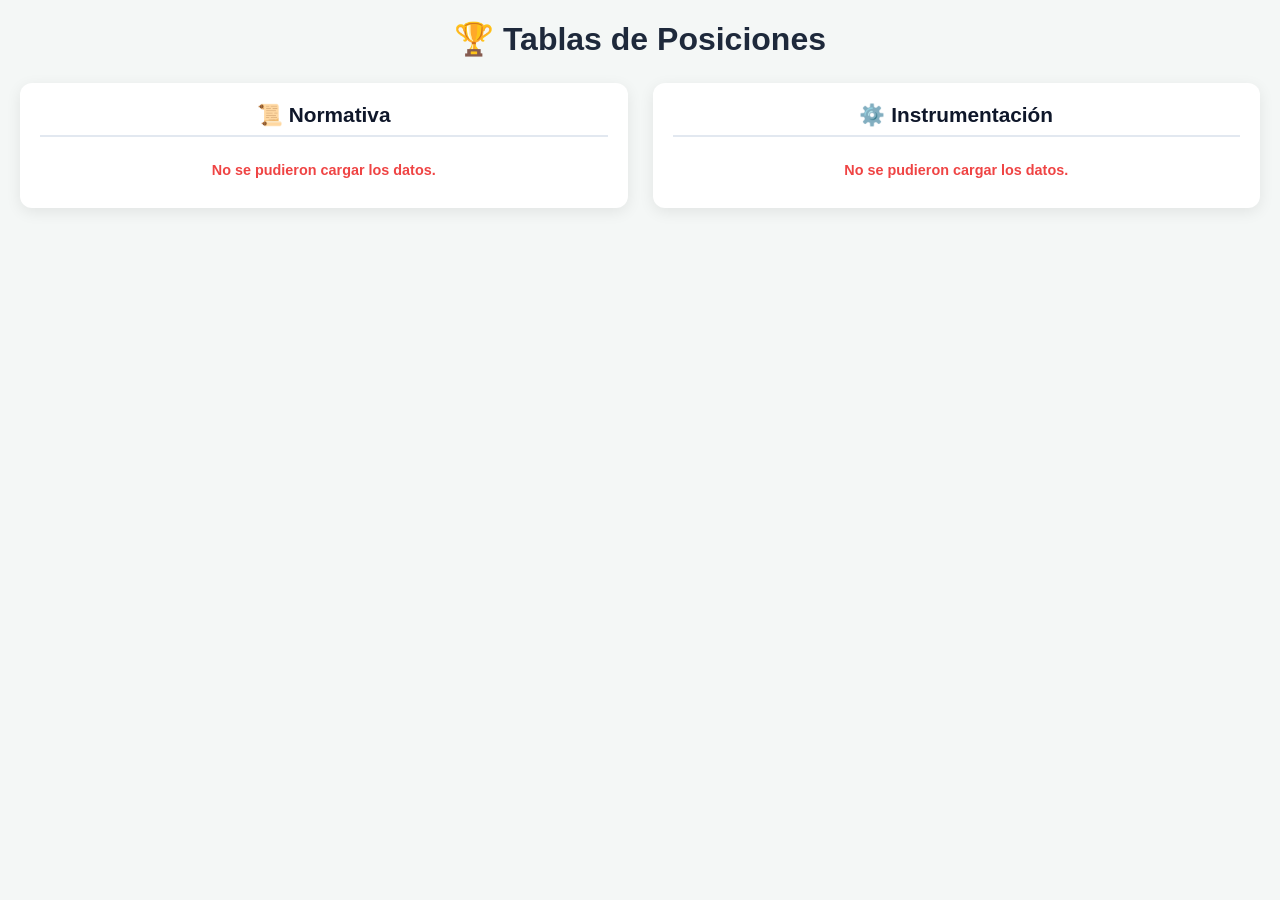
<file: pruebas.html>
<!DOCTYPE html>
<html lang="es">
<head>
    <meta charset="UTF-8">
    <meta name="viewport" content="width=device-width, initial-scale=1.0">
    <title>Tabla de Posiciones - Normativa e Instrumentación</title>
    <style>
        * {
            box-sizing: border-box;
            margin: 0;
            padding: 0;
        }

        body {
            font-family: 'Segoe UI', Tahoma, Geneva, Verdana, sans-serif;
            background-color: #f4f7f6;
            padding: 20px;
            color: #333;
        }

        h1 {
            text-align: center;
            margin-bottom: 25px;
            color: #1e293b;
        }

        /* Contenedor Flexbox para poner las dos tablas lado a lado */
        .contenedor-tablas {
            display: flex;
            gap: 25px;
            justify-content: center;
            align-items: flex-start;
            flex-wrap: wrap; /* Permite que en celulares se muestre una debajo de otra */
            max-width: 1400px;
            margin: 0 auto;
        }

        /* Tarjeta que envuelve a cada tabla */
        .tabla-card {
            flex: 1;
            min-width: 320px;
            background: #ffffff;
            padding: 20px;
            border-radius: 12px;
            box-shadow: 0 4px 15px rgba(0, 0, 0, 0.08);
        }

        .tabla-card h2 {
            text-align: center;
            margin-bottom: 15px;
            font-size: 1.3rem;
            color: #0f172a;
            border-bottom: 2px solid #e2e8f0;
            padding-bottom: 8px;
        }

        .loading {
            text-align: center;
            font-size: 1em;
            color: #64748b;
            padding: 20px 0;
        }

        .error {
            color: #ef4444;
            text-align: center;
            font-weight: bold;
            font-size: 0.9em;
            padding: 10px 0;
        }

        table {
            width: 100%;
            border-collapse: collapse;
            margin-top: 10px;
        }

        th, td {
            padding: 10px 12px;
            text-align: center;
            font-size: 0.95rem;
        }

        th {
            background-color: #1e293b;
            color: white;
            font-weight: 600;
        }

        tr:nth-child(even) {
            background-color: #f8fafc;
        }

        tr:hover {
            background-color: #f1f5f9;
        }

        .posicion {
            font-weight: bold;
            width: 50px;
        }

        .nombre {
            text-align: left;
        }

        .nota {
            font-weight: bold;
            color: #16a34a;
        }

        .tiempo {
            color: #475569;
            font-size: 0.9rem;
        }
    </style>
</head>
<body>

    <h1>🏆 Tablas de Posiciones</h1>

    <div class="contenedor-tablas">

        <!-- TABLA 1: NORMATIVA -->
        <div class="tabla-card">
            <h2>📜 Normativa</h2>
            <div id="loading-normativa" class="loading">Cargando datos...</div>
            <div id="error-normativa" class="error"></div>
            
            <table id="tabla-normativa" style="display: none;">
                <thead>
                    <tr>
                        <th>#</th>
                        <th style="text-align: left;">Nombre</th>
                        <th>Nota</th>
                        <th>Puntaje</th>
                        <th>Tiempo</th>
                    </tr>
                </thead>
                <tbody id="cuerpo-normativa"></tbody>
            </table>
        </div>

        <!-- TABLA 2: INSTRUMENTACIÓN -->
        <div class="tabla-card">
            <h2>⚙️ Instrumentación</h2>
            <div id="loading-instrumentacion" class="loading">Cargando datos...</div>
            <div id="error-instrumentacion" class="error"></div>
            
            <table id="tabla-instrumentacion" style="display: none;">
                <thead>
                    <tr>
                        <th>#</th>
                        <th style="text-align: left;">Nombre</th>
                        <th>Nota</th>
                        <th>Puntaje</th>
                        <th>Tiempo</th>
                    </tr>
                </thead>
                <tbody id="cuerpo-instrumentacion"></tbody>
            </table>
        </div>

    </div>

    <script>
        // URLs de tus dos Web Apps de Google Apps Script
        const URL_NORMATIVA = "https://script.google.com/macros/s/AKfycbwMC0t6JF4bqocgi1D1msvnC0iEg5V6lURmQGB0bkNNLM1f099VD7y0vz7mHUftLk9Q0Q/exec";
        const URL_INSTRUMENTACION = "https://script.google.com/macros/s/AKfycbxfAYkuxXaXYLOuuJvC6IKO4NujyVM3X-NrVRa9sQJomJsT8HQ9NRNZawLoxVaD38jb/exec";

        // Función principal para cargar y procesar una tabla
        async function cargarTabla(url, loadingId, errorId, tablaId, cuerpoId) {
            const loadingEl = document.getElementById(loadingId);
            const errorEl = document.getElementById(errorId);
            const tablaEl = document.getElementById(tablaId);
            const cuerpoEl = document.getElementById(cuerpoId);

            try {
                const response = await fetch(url);
                if (!response.ok) throw new Error("Error de conexión con Google Sheets");

                let data = await response.json();

                loadingEl.style.display = "none";

                if (!data || data.length === 0) {
                    loadingEl.innerText = "No hay registros disponibles.";
                    loadingEl.style.display = "block";
                    return;
                }

                // ORDENAMIENTO EN EL CLIENTE:
                // 1. Mayor Nota primero
                // 2. Si las notas son iguales, Menor Tiempo primero
                data.sort((a, b) => {
                    // Convertir nota a número flotante (soporta comas o puntos)
                    const notaA = parseFloat(String(a.nota || 0).replace(',', '.'));
                    const notaB = parseFloat(String(b.nota || 0).replace(',', '.'));

                    if (notaB !== notaA) {
                        return notaB - notaA; // Mayor nota arriba
                    }

                    // Desempate por tiempo (normalizamos tiempo ej: "1:20" -> "01:20")
                    const tiempoA = String(a.tiempo || "99:99").trim().padStart(5, '0');
                    const tiempoB = String(b.tiempo || "99:99").trim().padStart(5, '0');

                    return tiempoA.localeCompare(tiempoB); // Menor tiempo arriba
                });

                // Renderizar las filas con medallas para los 3 primeros
                cuerpoEl.innerHTML = data.map((item, index) => {
                    let medalla = index + 1;
                    if (index === 0) medalla = "🥇";
                    else if (index === 1) medalla = "🥈";
                    else if (index === 2) medalla = "🥉";

                    return `
                        <tr>
                            <td class="posicion">${medalla}</td>
                            <td class="nombre">${escaparHTML(item.nombre)}</td>
                            <td class="nota">${item.nota}</td>
                            <td>${item.puntaje ?? '-'}</td>
                            <td class="tiempo">${item.tiempo || '-'}</td>
                        </tr>
                    `;
                }).join('');

                tablaEl.style.display = "table";

            } catch (err) {
                loadingEl.style.display = "none";
                errorEl.innerText = "No se pudieron cargar los datos.";
                console.error(err);
            }
        }

        // Función de seguridad contra inyección de HTML
        function escaparHTML(texto) {
            const div = document.createElement('div');
            div.innerText = texto || '';
            return div.innerHTML;
        }

        // Cargar ambas tablas simultáneamente
        cargarTabla(URL_NORMATIVA, "loading-normativa", "error-normativa", "tabla-normativa", "cuerpo-normativa");
        cargarTabla(URL_INSTRUMENTACION, "loading-instrumentacion", "error-instrumentacion", "tabla-instrumentacion", "cuerpo-instrumentacion");
    </script>

</body>
</html>
</file>
<file: styles.css>
/* ==========================================================================
   ESTILOS GLOBALES - PLATAFORMA PROFE DIEGO 2026
   Centralizado para actualización simultánea en todo el sitio web.
   ========================================================================== */

:root {
    /* COLORES INSTITUCIONALES (Valores por defecto) */
    --primary-color: #002b5c;
    --primary-dark: #001a38;
    --secondary-color: #f4b223;
    --bg-color: #f7f9fc;
    --card-bg: #ffffff;
    --text-color: #2c3e50;
    --success-color: #16a34a;
    --error-color: #dc2626;
}

body {
    font-family: 'Quicksand', 'Segoe UI', system-ui, sans-serif;
    /* Usa --bg-color como base, compatible con la configuración dinámica de Google */
    background-color: var(--bg-color);
    background: linear-gradient(-45deg, var(--bg-color), #ffffff, var(--bg-color), #f0fdf4);
    background-size: 400% 400%;
    animation: gradientBg 12s ease infinite;
    color: var(--text-color);
    margin: 0;
    padding: 0;
    display: block;
    min-height: 100vh;
}

@keyframes gradientBg {
    0% { background-position: 0% 50%; }
    50% { background-position: 100% 50%; }
    100% { background-position: 0% 50%; }
}

/* ==========================================================================
   ENCABEZADOS INSTITUCIONALES
   ========================================================================== */
header {
    background: linear-gradient(135deg, var(--primary-color) 0%, var(--primary-dark) 100%);
    color: #ffffff;
    width: 100%;
    padding: 20px 0;
    box-shadow: 0 4px 20px rgba(0, 0, 0, 0.15);
    border-bottom: 5px solid var(--secondary-color);
    z-index: 10;
}

.header-container {
    max-width: 600px;
    width: 90%;
    margin: 0 auto;
}

.header-flex {
    display: flex !important;
    justify-content: space-between;
    align-items: center;
    width: 100%;
    gap: 20px;
}

.brand-layout {
    display: flex;
    align-items: center;
    gap: 12px;
    flex-shrink: 0;
}

.brand-layout img {
    height: 42px;
    width: auto;
    object-fit: contain;
    border-radius: 8px;
}

.brand-layout span {
    font-weight: 900;
    font-size: 1.4rem;
    letter-spacing: 0.5px;
}

.title-layout {
    display: flex;
    flex-direction: column;
    align-items: flex-end;
    text-align: right;
    flex-grow: 1;
}

.title-layout h1 { 
    margin: 0; 
    font-size: 1.5rem; 
    font-weight: 900;
    line-height: 1.1;
    letter-spacing: -0.3px;
}
 
.title-layout p { 
    margin: 5px 0 0 0;
    font-size: 0.85rem; 
    font-weight: 700;
    color: #cbd5e1; 
    letter-spacing: 0.3px;
}

/* Responsividad Header */
@media (max-width: 768px) {
    .header-flex {
        flex-direction: column !important;
        text-align: center;
        gap: 12px;
    }
    .brand-layout {
        justify-content: center;
    }
    .title-layout {
        align-items: center;
        text-align: center;
    }
}

/* Encabezado del Podio/Ranking */
.header-podio {
    background: linear-gradient(135deg, var(--primary-color) 0%, var(--primary-dark) 100%);
    color: #ffffff;
    width: 100%;
    padding: 22px 0;
    box-shadow: 0 4px 20px rgba(0, 0, 0, 0.15);
    border-bottom: 5px solid var(--secondary-color);
    z-index: 10;
    text-align: center;
}

.podio-container {
    max-width: 1100px;
    width: 90%;
    margin: 0 auto;
}

.podio-title-main {
    font-weight: 900;
    font-size: 1.4rem;
    letter-spacing: 0.5px;
    margin-bottom: 8px;
}

.podio-subtitle-layout h1 {
    margin: 0;
    font-size: 1.6rem;
    font-weight: 900;
}

.podio-subtitle-layout p {
    margin: 4px 0 0 0;
    font-size: 0.95rem;
    font-weight: 700;
    color: #cbd5e1;
}

/* ==========================================================================
   CONTENEDOR Y TARJETAS
   ========================================================================== */
.container {
    width: 90%;
    max-width: 550px;
    margin: 20px auto;
    padding: 20px 0;
}

.card {
    background-color: var(--card-bg);
    backdrop-filter: blur(16px);
    -webkit-backdrop-filter: blur(16px);
    border-radius: 32px;
    box-shadow: 0 25px 60px -15px rgba(0, 0, 0, 0.12), 0 10px 30px -10px rgba(0, 0, 0, 0.04);
    padding: 45px 35px;
    width: 100%;
    box-sizing: border-box;
    text-align: center;
    border: 3px solid rgba(255, 255, 255, 0.9);
    animation: cardEntrance 0.5s cubic-bezier(0.175, 0.885, 0.32, 1.275);
    position: relative;
    overflow: hidden;
}

.card::before {
    content: '';
    position: absolute;
    top: 0;
    left: 0;
    width: 100%;
    height: 8px;
    background: linear-gradient(90deg, var(--primary-color), var(--secondary-color));
}

@keyframes cardEntrance {
    from { opacity: 0; transform: translateY(20px) scale(0.96); }
    to { opacity: 1; transform: translateY(0) scale(1); }
}

h2 { 
    color: var(--primary-color); 
    margin-top: 0; 
    font-size: 2rem;
    font-weight: 900;
    margin-bottom: 12px;
    letter-spacing: -0.5px;
}

.card p {
    color: var(--text-color);
    font-size: 1.05rem;
    font-weight: 500;
    line-height: 1.6;
    margin-bottom: 35px;
}

/* LISTA DE BOTONES */
.options-list {
    margin-bottom: 20px;
    display: flex;
    flex-direction: column;
    gap: 12px;
}

.btn-link {
    display: block;
    text-align: center;
    background: linear-gradient(135deg, #f8fafc 0%, #f1f5f9 100%);
    border: 2px solid #e2e8f0;
    padding: 16px 20px;
    border-radius: 18px;
    font-size: 1.1rem;
    font-weight: 700;
    text-decoration: none;
    color: var(--text-color);
    box-shadow: 0 4px 6px rgba(0, 0, 0, 0.02);
    transition: all 0.3s cubic-bezier(0.175, 0.885, 0.32, 1.275);
    margin-bottom: 16px;
}

.btn-link:hover {
    background: linear-gradient(135deg, #ffffff 0%, #f8fafc 100%);
    border-color: var(--secondary-color);
    color: var(--primary-color);
    transform: translateY(-4px) scale(1.02);
    box-shadow: 0 12px 20px rgba(0, 0, 0, 0.1);
}

.btn-home {
    display: inline-block;
    margin-top: 20px;
    color: #6b7280;
    text-decoration: none;
    font-weight: 700;
    font-size: 0.95rem;
    padding: 8px 18px;
    border-radius: 50px;
    transition: all 0.2s ease;
    border: 1.5px solid transparent;
}
 
.btn-home:hover { 
    color: var(--primary-color);
    background-color: #f1f5f9;
    border-color: #e2e8f0;
}

/* ==========================================================================
   TABLA DE LÍDERES
   ========================================================================== */
.leaderboard-container {
    width: 90%;
    max-width: 1100px;
    margin: 30px auto 50px auto;
}

.leaderboard-grid {
    display: flex;
    flex-direction: row;
    justify-content: space-between;
    gap: 2%;
    width: 100%;
}

.leaderboard-card {
    background-color: var(--card-bg);
    backdrop-filter: blur(16px);
    -webkit-backdrop-filter: blur(16px);
    border-radius: 24px;
    box-shadow: 0 20px 50px -12px rgba(0, 0, 0, 0.1), 0 10px 25px -10px rgba(0, 0, 0, 0.04);
    padding: 35px 25px;
    box-sizing: border-box;
    border: 3px solid rgba(255, 255, 255, 0.9);
    position: relative;
    overflow: hidden;
    width: 49%;
    display: flex;
    flex-direction: column;
}

.leaderboard-card::before {
    content: '';
    position: absolute;
    top: 0;
    left: 0;
    width: 100%;
    height: 6px;
    background: linear-gradient(90deg, var(--primary-color), var(--secondary-color));
}

.leaderboard-card h2 {
    font-size: 1.6rem;
    margin-top: 0;
    margin-bottom: 20px;
}

.leaderboard-table {
    width: 100%; 
    border-collapse: separate; 
    border-spacing: 0 8px;
    font-size: 0.95rem;
    table-layout: fixed;
}
 
.leaderboard-table th {
    background-color: var(--primary-color);
    color: #f8fafc;
    padding: 12px 10px;
    font-weight: 700;
}
 
.leaderboard-table th:first-child { border-radius: 10px 0 0 10px; }
.leaderboard-table th:last-child { border-radius: 0 10px 10px 0; }

.leaderboard-row td {
    padding: 14px 10px;
    background: #f8fafc;
    border-top: 1px solid #e2e8f0;
    border-bottom: 1px solid #e2e8f0;
    transition: transform 0.2s ease;
    white-space: nowrap;
    overflow: hidden;
    text-overflow: ellipsis;
}
 
.leaderboard-row td:first-child { border-left: 1px solid #e2e8f0; border-radius: 14px 0 0 14px; }
.leaderboard-row td:last-child { border-right: 1px solid #e2e8f0; border-radius: 0 14px 14px 0; }

.leaderboard-row:hover td {
    background: #ffffff;
    transform: translateY(-1px);
}

.loading, .error-msg {
    text-align: center;
    padding: 30px;
    font-weight: 700;
    color: #64748b;
}
.error-msg { color: var(--error-color); }

@media (max-width: 768px) {
    .leaderboard-grid {
        flex-direction: column;
    }
    .leaderboard-card {
        width: 100%;
    }
}

/* ==========================================================================
   EVALUACIONES Y EXÁMENES
   ========================================================================== */
.btn {
    width: 100%;
    background: linear-gradient(135deg, var(--primary-color) 0%, var(--primary-dark) 100%);
    color: #ffffff;
    border: none;
    padding: 16px 24px;
    border-radius: 16px;
    font-size: 1.1rem;
    font-weight: 700;
    font-family: inherit;
    cursor: pointer;
    transition: all 0.3s cubic-bezier(0.175, 0.885, 0.32, 1.275);
    box-shadow: 0 4px 14px rgba(0, 0, 0, 0.15);
    margin-top: 15px;
    box-sizing: border-box;
    display: inline-block;
}

.btn:hover {
    background: linear-gradient(135deg, var(--secondary-color) 0%, #d97706 100%);
    color: var(--primary-dark);
    transform: translateY(-2px);
    box-shadow: 0 6px 20px rgba(0, 0, 0, 0.2);
}

.btn:disabled {
    background: #cbd5e1;
    cursor: not-allowed;
    transform: none;
    box-shadow: none;
}

.screen { display: none; }
.active { 
    display: block !important; 
    animation: cardEntrance 0.35s ease-in-out; 
}

/* Barra de progreso y temporizador */
.progress-header {
    display: flex;
    justify-content: space-between;
    align-items: center;
    margin-bottom: 8px;
}

.progress-bar {
    background-color: #e2e8f0;
    border-radius: 50px;
    height: 10px;
    width: 100%;
    margin-bottom: 20px;
    overflow: hidden;
}

.progress {
    background: linear-gradient(90deg, var(--secondary-color), var(--success-color));
    height: 100%;
    width: 0%;
    transition: width 0.4s ease;
    border-radius: 50px;
}

.timer-txt { 
    font-weight: 900; 
    color: #64748b; 
    font-size: 1.05rem; 
}

.topic-tag {
    display: inline-block;
    background-color: #e0f2fe;
    color: #0369a1;
    padding: 5px 14px;
    border-radius: 50px;
    font-size: 0.8rem;
    font-weight: 700;
    margin-bottom: 12px;
    text-transform: uppercase;
    letter-spacing: 0.5px;
}

.question-txt {
    font-size: 1.2rem;
    font-weight: 700;
    color: var(--text-color);
    margin-bottom: 20px;
    line-height: 1.5;
    text-align: left;
}

/* Opciones de respuesta */
.option-btn {
    background: #f8fafc;
    border: 2px solid #e2e8f0;
    padding: 14px 18px;
    text-align: left;
    border-radius: 14px;
    font-size: 1rem;
    font-weight: 700;
    font-family: inherit;
    cursor: pointer;
    transition: all 0.2s ease;
    color: var(--text-color);
    line-height: 1.4;
    width: 100%;
    box-sizing: border-box;
}

.option-btn:hover:not(:disabled) {
    background: #ffffff;
    border-color: var(--primary-color);
    transform: translateX(4px);
}

.option-btn.correct {
    background: #dcfce7 !important;
    border-color: #22c55e !important;
    color: #15803d !important;
}

.option-btn.incorrect {
    background: #fee2e2 !important;
    border-color: #ef4444 !important;
    color: #b91c1c !important;
}

/* Retroalimentación e Inputs */
.justification-box {
    display: none;
    background-color: #f0fdf4;
    border: 2px solid #bbf7d0;
    border-left: 6px solid #22c55e;
    padding: 18px;
    margin-top: 20px;
    border-radius: 12px;
    font-size: 0.95rem;
    line-height: 1.5;
    color: #166534;
    text-align: left;
}

.grade-badge {
    font-size: 4rem;
    font-weight: 900;
    color: var(--primary-color);
    margin: 15px 0;
    text-align: center;
}
.grade-badge.reprobo { color: var(--error-color); }
.grade-badge.aprobo { color: var(--success-color); }

.details-box {
    background-color: #f8fafc;
    border-left: 6px solid var(--primary-color);
    padding: 18px;
    margin: 20px 0;
    border-radius: 4px 16px 16px 4px;
    font-size: 0.95rem;
    color: var(--text-color);
    line-height: 1.6;
    text-align: left;
}

.details-box ul { margin: 6px 0 0 0; padding-left: 20px; }

.input-nombre {
    width: 100%;
    padding: 16px;
    border: 2px solid #cbd5e1;
    border-radius: 14px;
    font-size: 1rem;
    font-family: inherit;
    font-weight: 700;
    margin-bottom: 12px;
    box-sizing: border-box;
    background-color: #f8fafc;
    text-align: center;
}

.input-nombre:focus {
    border-color: var(--primary-color);
    background-color: #ffffff;
    outline: none;
}
</file>
